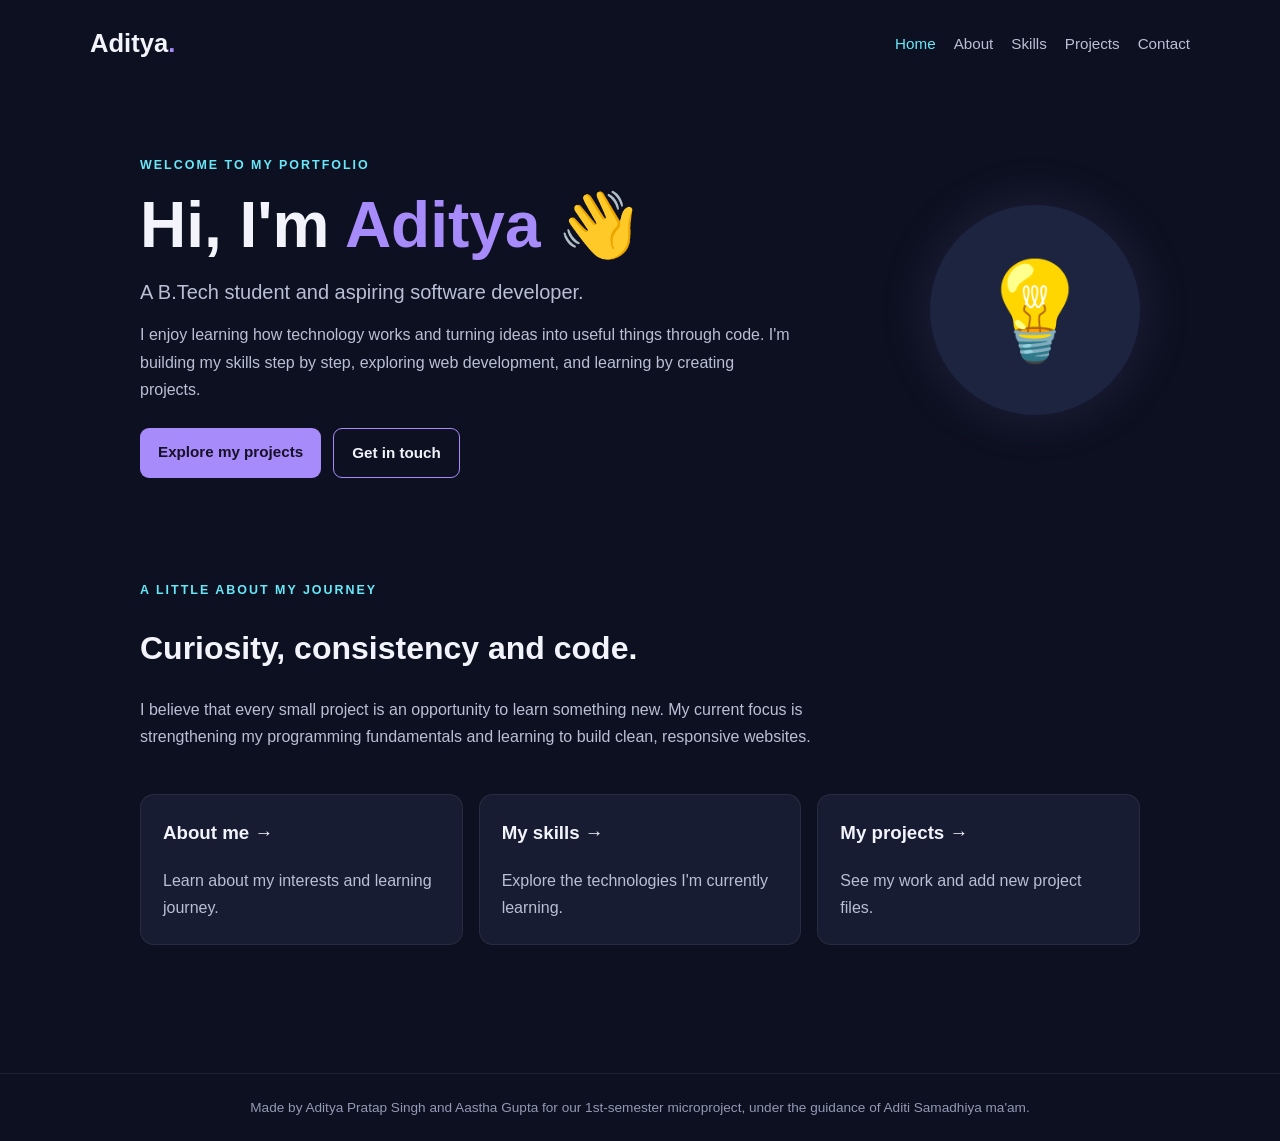
<file: index.html>
<!DOCTYPE html>
<html lang="en">
<head>
  <meta charset="UTF-8">
  <meta name="viewport" content="width=device-width, initial-scale=1.0">
  <title>Aditya | Portfolio</title>
  <link rel="stylesheet" href="stylesheet.css">
</head>
<body>
  <header class="site-header">
    <a class="logo" href="index.html">Aditya<span>.</span></a>
    <nav aria-label="Main navigation">
      <a class="active" href="index.html">Home</a>
      <a href="about.html">About</a>
      <a href="skills.html">Skills</a>
      <a href="projects.html">Projects</a>
      <a href="contact.html">Contact</a>
    </nav>
  </header>

  <main>
    <section class="hero">
      <div class="hero-copy">
        <p class="eyebrow">WELCOME TO MY PORTFOLIO</p>
        <h1>Hi, I'm <span>Aditya</span> 👋</h1>
        <h2>A B.Tech student and aspiring software developer.</h2>
        <p>I enjoy learning how technology works and turning ideas into useful things through code. I'm building my skills step by step, exploring web development, and learning by creating projects.</p>
        <div class="button-row">
          <a class="button" href="projects.html">Explore my projects</a>
          <a class="button button-outline" href="contact.html">Get in touch</a>
        </div>
      </div>
      <div class="hero-art" aria-label="Light bulb illustration">💡</div>
    </section>

    <section class="section">
      <p class="eyebrow">A LITTLE ABOUT MY JOURNEY</p>
      <h2>Curiosity, consistency and code.</h2>
      <p class="intro">I believe that every small project is an opportunity to learn something new. My current focus is strengthening my programming fundamentals and learning to build clean, responsive websites.</p>
      <div class="quick-links">
        <a class="info-card" href="about.html"><h3>About me →</h3><p>Learn about my interests and learning journey.</p></a>
        <a class="info-card" href="skills.html"><h3>My skills →</h3><p>Explore the technologies I'm currently learning.</p></a>
        <a class="info-card" href="projects.html"><h3>My projects →</h3><p>See my work and add new project files.</p></a>
      </div>
    </section>
  </main>

  <footer>Made by Aditya Pratap Singh and Aastha Gupta for our 1st-semester microproject, under the guidance of Aditi Samadhiya ma'am.</footer>
</body>
</html>
</file>
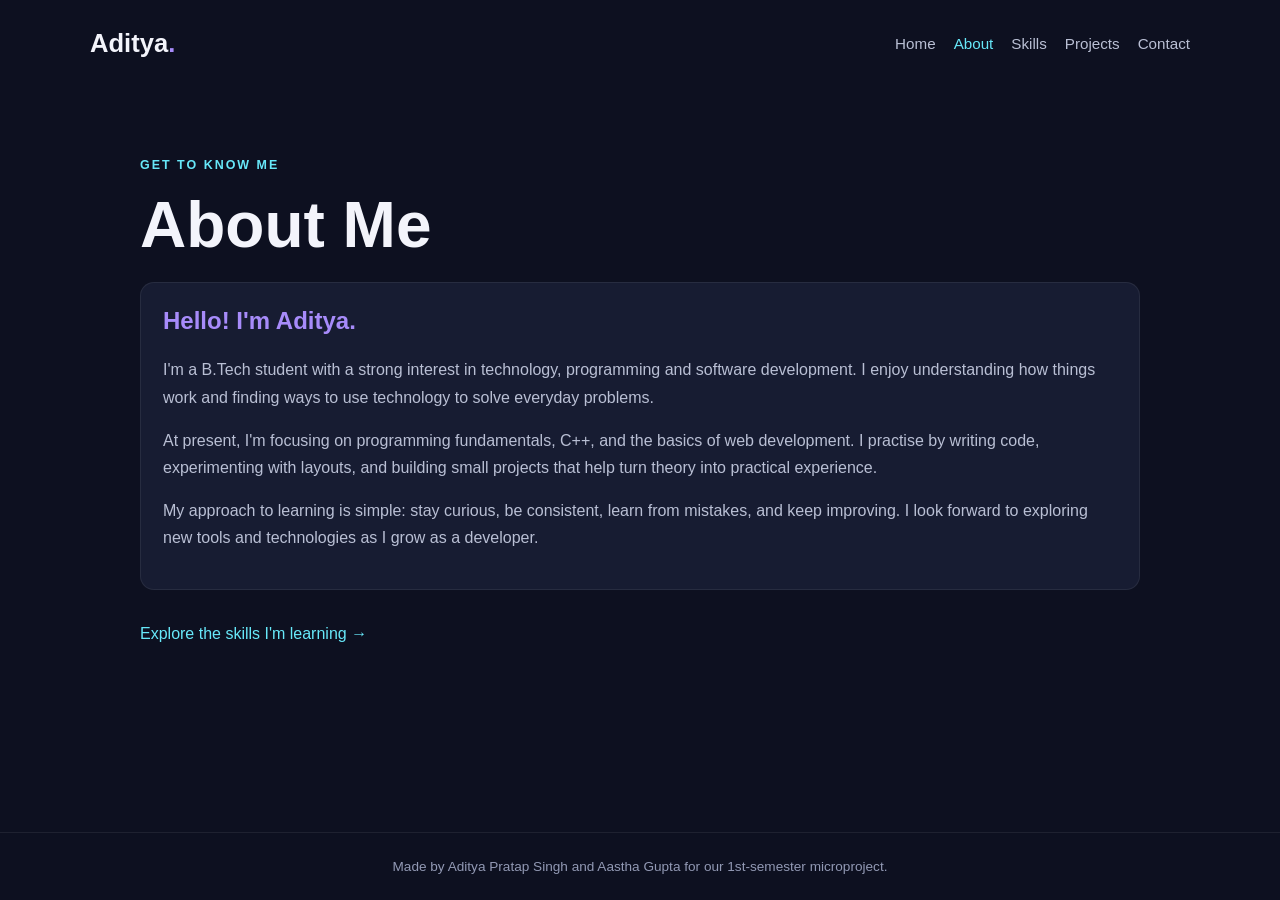
<file: about.html>
<!DOCTYPE html>
<html lang="en">
<head>
  <meta charset="UTF-8">
  <meta name="viewport" content="width=device-width, initial-scale=1.0">
  <title>About | Aditya</title>
  <link rel="stylesheet" href="stylesheet.css">
</head>
<body>
  <header class="site-header">
    <a class="logo" href="index.html">Aditya<span>.</span></a>
    <nav aria-label="Main navigation">
      <a href="index.html">Home</a><a class="active" href="about.html">About</a>
      <a href="skills.html">Skills</a><a href="projects.html">Projects</a><a href="contact.html">Contact</a>
    </nav>
  </header>
  <main class="page">
    <p class="eyebrow">GET TO KNOW ME</p>
    <h1>About Me</h1>
    <section class="content-card">
      <h2>Hello! I'm Aditya.</h2>
      <p>I'm a B.Tech student with a strong interest in technology, programming and software development. I enjoy understanding how things work and finding ways to use technology to solve everyday problems.</p>
      <p>At present, I'm focusing on programming fundamentals, C++, and the basics of web development. I practise by writing code, experimenting with layouts, and building small projects that help turn theory into practical experience.</p>
      <p>My approach to learning is simple: stay curious, be consistent, learn from mistakes, and keep improving. I look forward to exploring new tools and technologies as I grow as a developer.</p>
    </section>
    <a class="text-link" href="skills.html">Explore the skills I'm learning →</a>
  </main>
  <footer>Made by Aditya Pratap Singh and Aastha Gupta for our 1st-semester microproject.</footer>
</body>
</html>
</file>
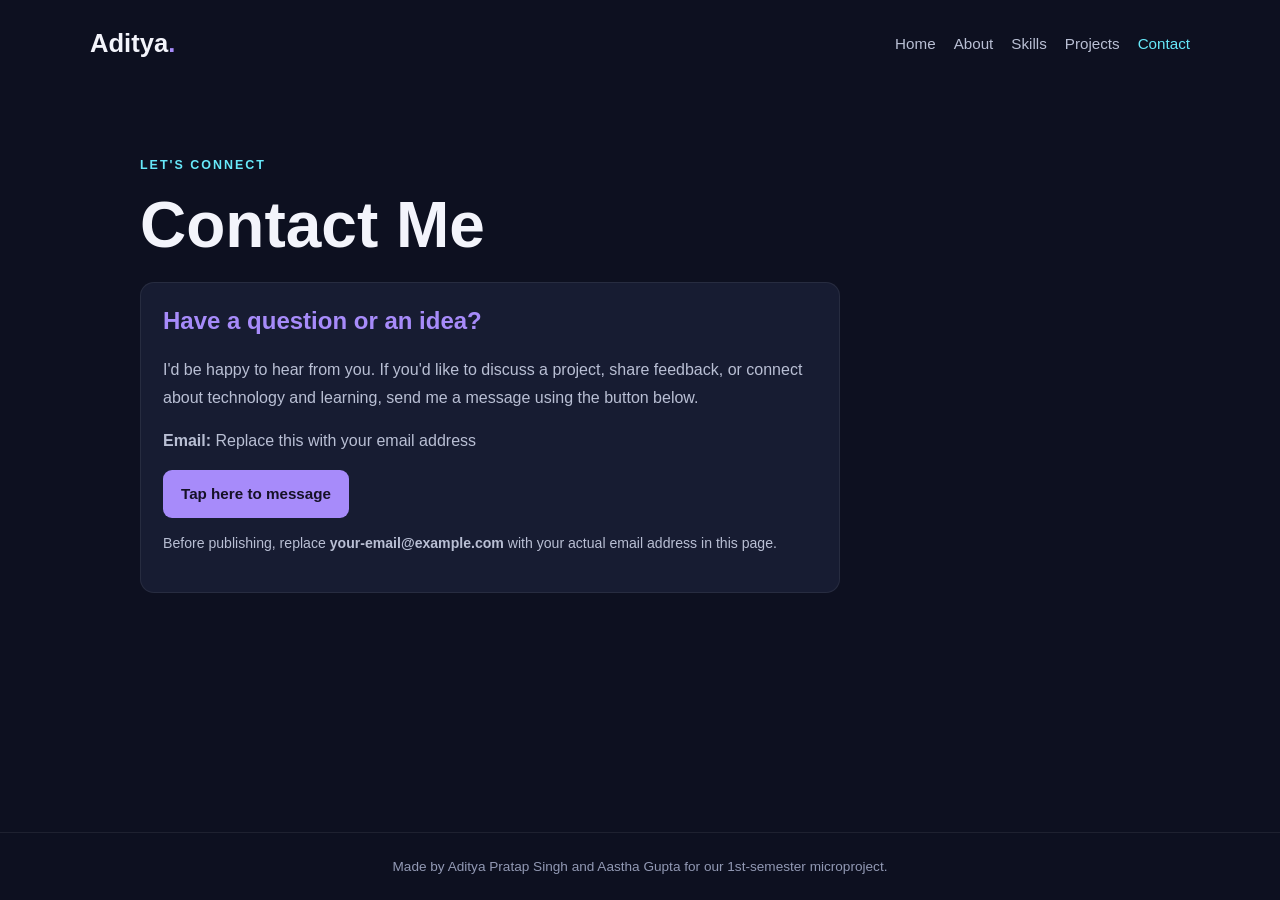
<file: contact.html>
<!DOCTYPE html>
<html lang="en">
<head>
  <meta charset="UTF-8">
  <meta name="viewport" content="width=device-width, initial-scale=1.0">
  <title>Contact | Aditya</title>
  <link rel="stylesheet" href="stylesheet.css">
</head>
<body>
  <header class="site-header">
    <a class="logo" href="index.html">Aditya<span>.</span></a>
    <nav aria-label="Main navigation">
      <a href="index.html">Home</a><a href="about.html">About</a>
      <a href="skills.html">Skills</a><a href="projects.html">Projects</a><a class="active" href="contact.html">Contact</a>
    </nav>
  </header>
  <main class="page contact-page">
    <p class="eyebrow">LET'S CONNECT</p>
    <h1>Contact Me</h1>
    <section class="content-card">
      <h2>Have a question or an idea?</h2>
      <p>I'd be happy to hear from you. If you'd like to discuss a project, share feedback, or connect about technology and learning, send me a message using the button below.</p>
      <p><strong>Email:</strong> Replace this with your email address</p>
      <a class="button" href="mailto:your-email@example.com?subject=Hello%20Aditya">Tap here to message</a>
      <p class="small-note">Before publishing, replace <strong>your-email@example.com</strong> with your actual email address in this page.</p>
    </section>
  </main>
  <footer>Made by Aditya Pratap Singh and Aastha Gupta for our 1st-semester microproject.</footer>
</body>
</html>
</file>
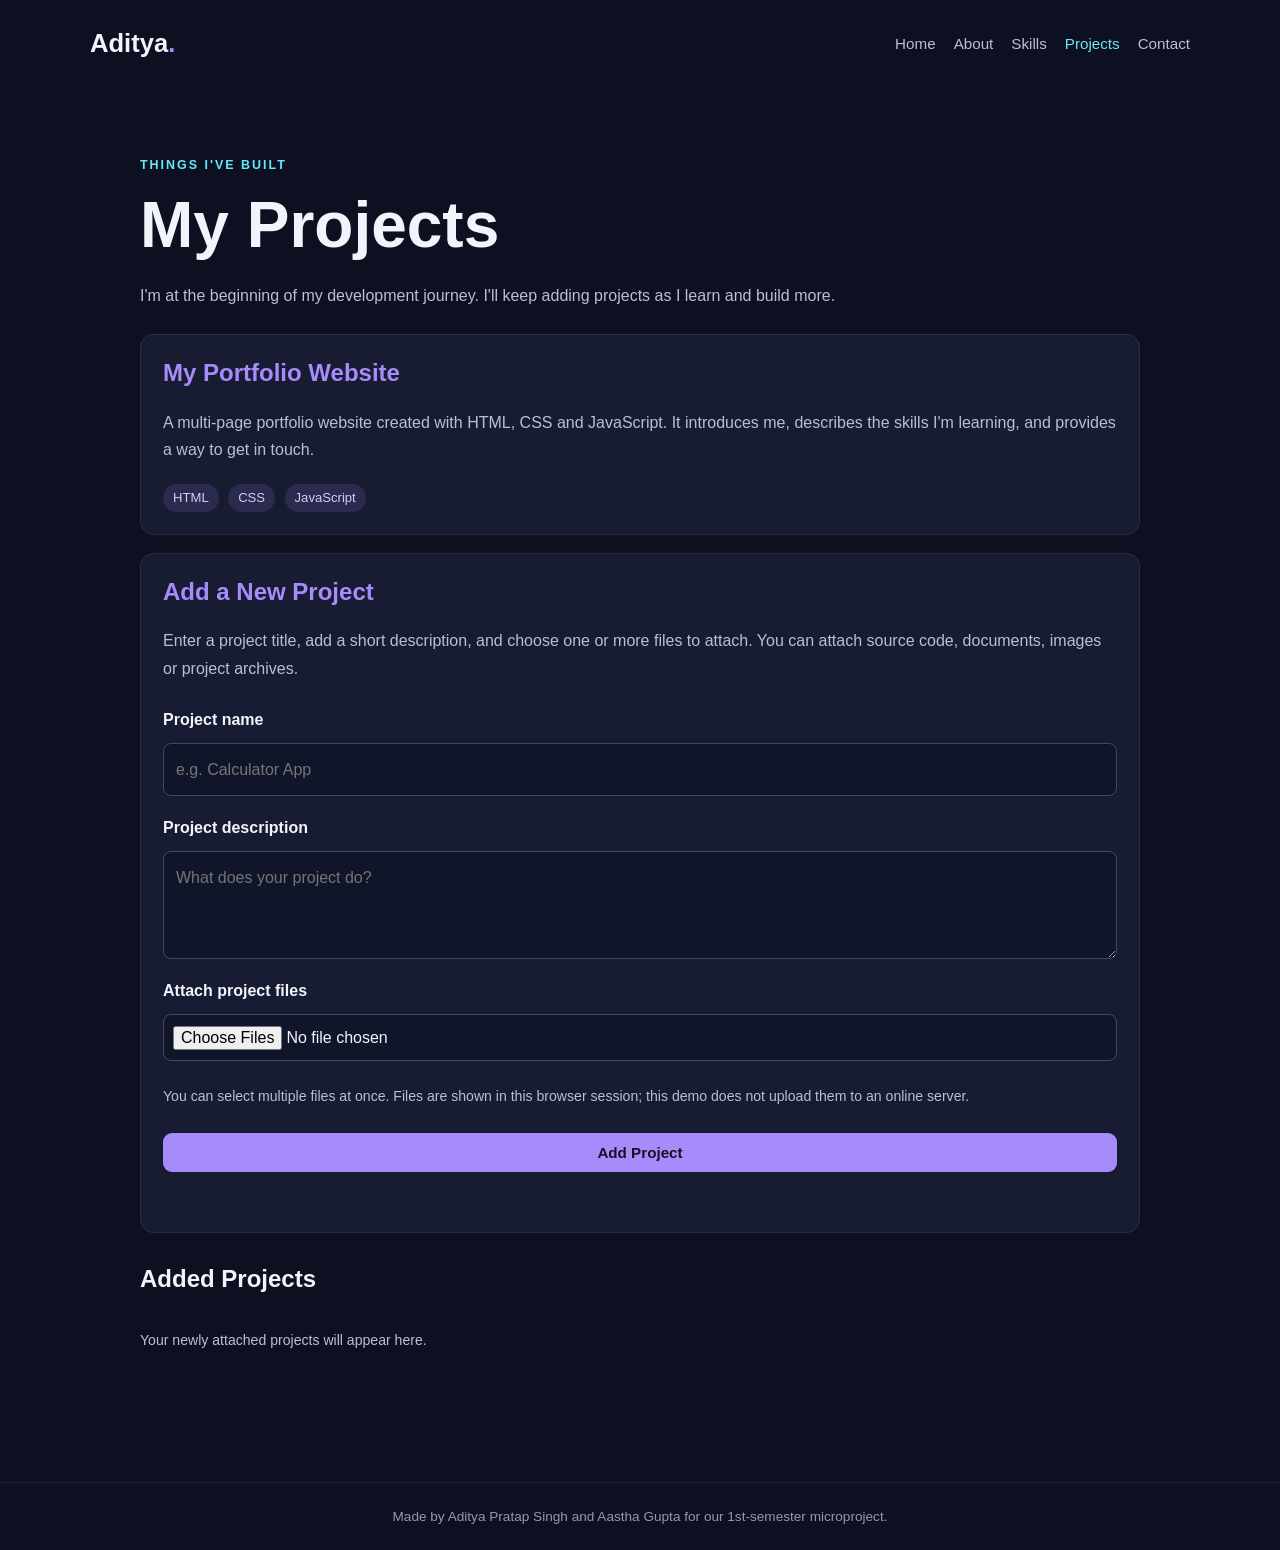
<file: projects.html>
<!DOCTYPE html>
<html lang="en">
<head>
  <meta charset="UTF-8">
  <meta name="viewport" content="width=device-width, initial-scale=1.0">
  <title>Projects | Aditya</title>
  <link rel="stylesheet" href="stylesheet.css">
  <script src="projects.js" defer></script>
</head>
<body>
  <header class="site-header">
    <a class="logo" href="index.html">Aditya<span>.</span></a>
    <nav aria-label="Main navigation">
      <a href="index.html">Home</a><a href="about.html">About</a>
      <a href="skills.html">Skills</a><a class="active" href="projects.html">Projects</a><a href="contact.html">Contact</a>
    </nav>
  </header>
  <main class="page">
    <p class="eyebrow">THINGS I'VE BUILT</p>
    <h1>My Projects</h1>
    <p class="intro">I'm at the beginning of my development journey. I'll keep adding projects as I learn and build more.</p>

    <section class="content-card">
      <h2>My Portfolio Website</h2>
      <p>A multi-page portfolio website created with HTML, CSS and JavaScript. It introduces me, describes the skills I'm learning, and provides a way to get in touch.</p>
      <span class="tag">HTML</span> <span class="tag">CSS</span> <span class="tag">JavaScript</span>
    </section>

    <section class="content-card upload-card">
      <h2>Add a New Project</h2>
      <p>Enter a project title, add a short description, and choose one or more files to attach. You can attach source code, documents, images or project archives.</p>
      <form id="project-form">
        <label for="project-name">Project name</label>
        <input id="project-name" name="project-name" type="text" placeholder="e.g. Calculator App" required>
        <label for="project-description">Project description</label>
        <textarea id="project-description" name="project-description" rows="3" placeholder="What does your project do?"></textarea>
        <label for="project-files">Attach project files</label>
        <input id="project-files" name="project-files" type="file" multiple required>
        <p class="small-note">You can select multiple files at once. Files are shown in this browser session; this demo does not upload them to an online server.</p>
        <button class="button" type="submit">Add Project</button>
        <p id="form-message" class="small-note" role="status"></p>
      </form>
    </section>

    <section class="project-area">
      <h2>Added Projects</h2>
      <div id="project-list" class="project-list">
        <p id="empty-message" class="small-note">Your newly attached projects will appear here.</p>
      </div>
    </section>
  </main>
  <footer>Made by Aditya Pratap Singh and Aastha Gupta for our 1st-semester microproject.</footer>
</body>
</html>
</file>
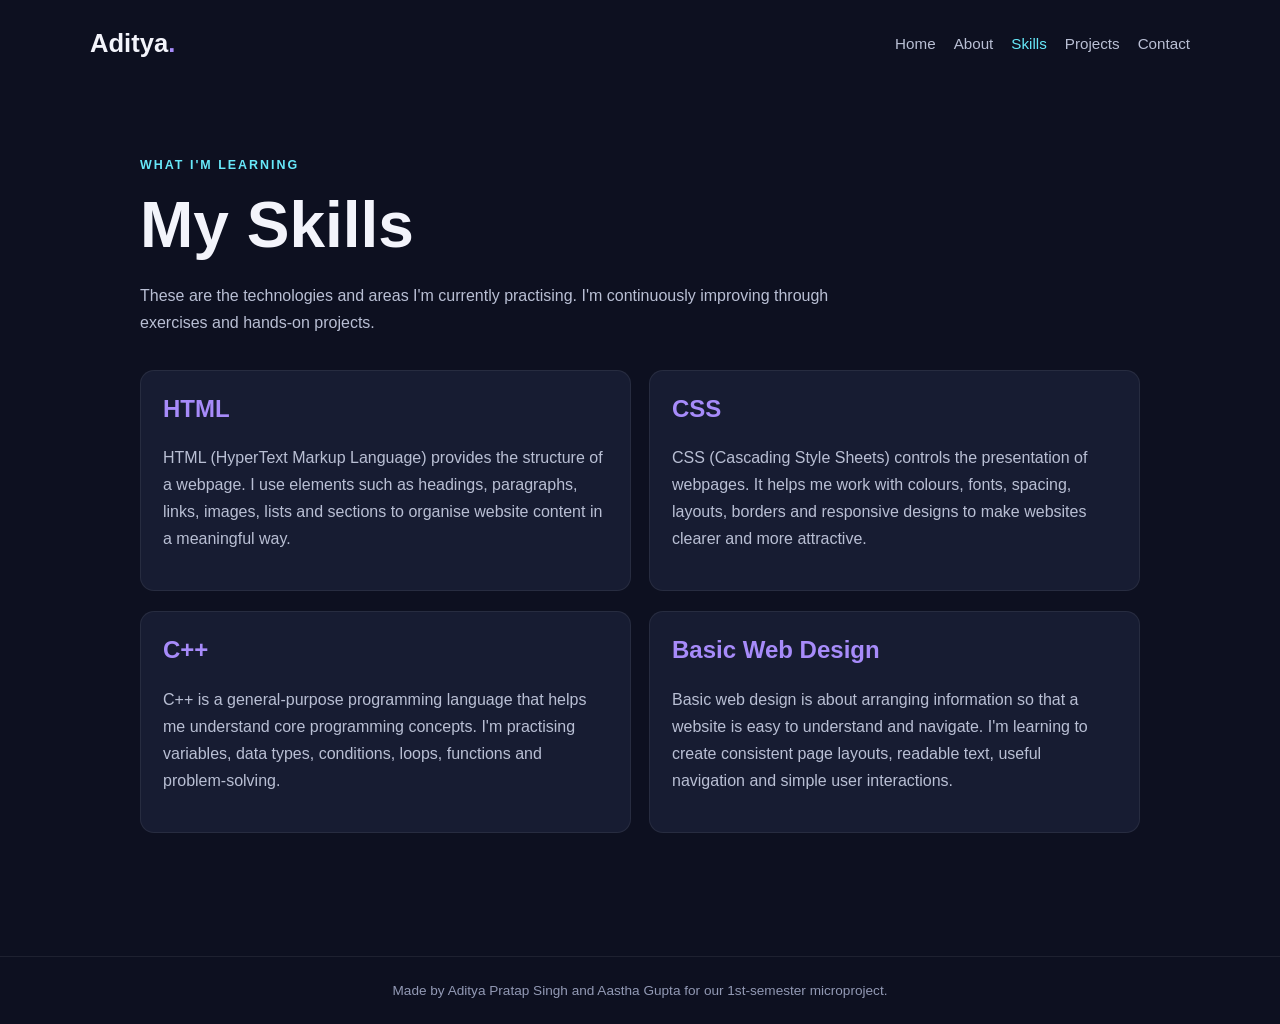
<file: skills.html>
<!DOCTYPE html>
<html lang="en">
<head>
  <meta charset="UTF-8">
  <meta name="viewport" content="width=device-width, initial-scale=1.0">
  <title>Skills | Aditya</title>
  <link rel="stylesheet" href="stylesheet.css">
</head>
<body>
  <header class="site-header">
    <a class="logo" href="index.html">Aditya<span>.</span></a>
    <nav aria-label="Main navigation">
      <a href="index.html">Home</a><a href="about.html">About</a>
      <a class="active" href="skills.html">Skills</a><a href="projects.html">Projects</a><a href="contact.html">Contact</a>
    </nav>
  </header>
  <main class="page">
    <p class="eyebrow">WHAT I'M LEARNING</p>
    <h1>My Skills</h1>
    <p class="intro">These are the technologies and areas I'm currently practising. I'm continuously improving through exercises and hands-on projects.</p>
    <div class="skill-list">
      <section class="content-card"><h2>HTML</h2><p>HTML (HyperText Markup Language) provides the structure of a webpage. I use elements such as headings, paragraphs, links, images, lists and sections to organise website content in a meaningful way.</p></section>
      <section class="content-card"><h2>CSS</h2><p>CSS (Cascading Style Sheets) controls the presentation of webpages. It helps me work with colours, fonts, spacing, layouts, borders and responsive designs to make websites clearer and more attractive.</p></section>
      <section class="content-card"><h2>C++</h2><p>C++ is a general-purpose programming language that helps me understand core programming concepts. I'm practising variables, data types, conditions, loops, functions and problem-solving.</p></section>
      <section class="content-card"><h2>Basic Web Design</h2><p>Basic web design is about arranging information so that a website is easy to understand and navigate. I'm learning to create consistent page layouts, readable text, useful navigation and simple user interactions.</p></section>
    </div>
  </main>
  <footer>Made by Aditya Pratap Singh and Aastha Gupta for our 1st-semester microproject.</footer>
</body>
</html>
</file>
<file: stylesheet.css>
* { box-sizing: border-box; }
:root { --bg: #0d1020; --panel: #171c32; --panel2: #1d2440; --text: #f3f4fb; --muted: #b9bfd4; --accent: #a78bfa; --accent2: #67e8f9; }
html { scroll-behavior: smooth; }
body { margin: 0; min-height: 100vh; display: flex; flex-direction: column; font-family: Arial, sans-serif; background: var(--bg); color: var(--text); line-height: 1.7; }
.site-header { width: min(1100px, 92%); margin: 0 auto; padding: 22px 0; display: flex; justify-content: space-between; align-items: center; gap: 20px; }
.logo { color: var(--text); text-decoration: none; font-size: 1.6rem; font-weight: 800; }
.logo span, .hero h1 span { color: var(--accent); }
nav { display: flex; flex-wrap: wrap; gap: 8px 18px; }
nav a { color: var(--muted); text-decoration: none; font-size: .95rem; }
nav a:hover, nav a.active { color: var(--accent2); }
main { width: min(1000px, 90%); margin: 0 auto; flex: 1; }
.hero { min-height: 440px; display: flex; align-items: center; justify-content: space-between; gap: 40px; padding: 55px 0; }
.hero-copy { max-width: 650px; }
.eyebrow { color: var(--accent2); font-size: .78rem; font-weight: 700; letter-spacing: .16em; }
h1 { margin: 8px 0 14px; font-size: clamp(2.3rem, 6vw, 4rem); line-height: 1.15; }
h2 { line-height: 1.3; }
.hero h2 { color: var(--muted); font-size: 1.25rem; font-weight: 500; }
p { color: var(--muted); }
.hero-art { width: 210px; height: 210px; flex: 0 0 210px; display: grid; place-items: center; border-radius: 50%; background: var(--panel2); font-size: 6rem; box-shadow: 0 0 55px #a78bfa22; }
.button-row { display: flex; flex-wrap: wrap; gap: 12px; margin-top: 25px; }
.button { display: inline-block; border: 0; border-radius: 9px; padding: 11px 18px; background: var(--accent); color: #151126; font-weight: 700; text-decoration: none; cursor: pointer; font-size: .95rem; }
.button:hover { filter: brightness(1.1); }
.button-outline { color: var(--text); background: transparent; border: 1px solid var(--accent); }
.section { padding: 35px 0 65px; }
.section h2 { font-size: 2rem; }
.intro { max-width: 720px; margin-bottom: 25px; }
.quick-links { display: grid; grid-template-columns: repeat(3, 1fr); gap: 16px; margin-top: 25px; }
.info-card, .content-card { display: block; background: var(--panel); border: 1px solid #ffffff12; border-radius: 14px; padding: 22px; margin: 18px 0; }
.info-card { text-decoration: none; transition: transform .2s, border-color .2s; }
.info-card:hover { transform: translateY(-3px); border-color: var(--accent); }
.info-card h3 { color: var(--text); margin-top: 0; }
.info-card p { margin-bottom: 0; }
.page { padding: 55px 0 70px; }
.page > h1 { margin-bottom: 20px; }
.content-card h2 { margin-top: 0; color: var(--accent); }
.skill-list { display: grid; grid-template-columns: repeat(2, 1fr); gap: 4px 18px; }
.skill-list .content-card { margin: 8px 0; }
.text-link { display: inline-block; margin-top: 12px; color: var(--accent2); text-decoration: none; }
.tag { display: inline-block; margin: 5px 5px 0 0; padding: 3px 10px; border-radius: 20px; background: #a78bfa22; color: #d7c9ff; font-size: .82rem; }
form { display: grid; gap: 10px; }
label { color: var(--text); font-weight: 700; margin-top: 8px; }
input, textarea { width: 100%; padding: 12px; border: 1px solid #424967; border-radius: 8px; background: #10152a; color: var(--text); font: inherit; }
input[type="file"] { padding: 9px; }
textarea { resize: vertical; }
.small-note { font-size: .88rem; }
.project-area { margin-top: 30px; }
.project-list { display: grid; grid-template-columns: repeat(2, 1fr); gap: 15px; }
.project-item { background: var(--panel2); border-radius: 12px; padding: 18px; overflow-wrap: anywhere; }
.project-item h3 { margin-top: 0; }
.project-item a { color: var(--accent2); }
.file-list { padding-left: 20px; }
.contact-page .content-card { max-width: 700px; }
footer { margin-top: 45px; padding: 22px 5%; text-align: center; color: #9299b4; border-top: 1px solid #ffffff12; font-size: .85rem; }
@media (max-width: 700px) {
  .site-header { align-items: flex-start; flex-direction: column; }
  nav { gap: 8px 13px; }
  .hero { flex-direction: column-reverse; align-items: flex-start; gap: 15px; }
  .hero-art { width: 125px; height: 125px; flex-basis: 125px; font-size: 3.8rem; }
  .quick-links, .skill-list, .project-list { grid-template-columns: 1fr; }
}
</file>
